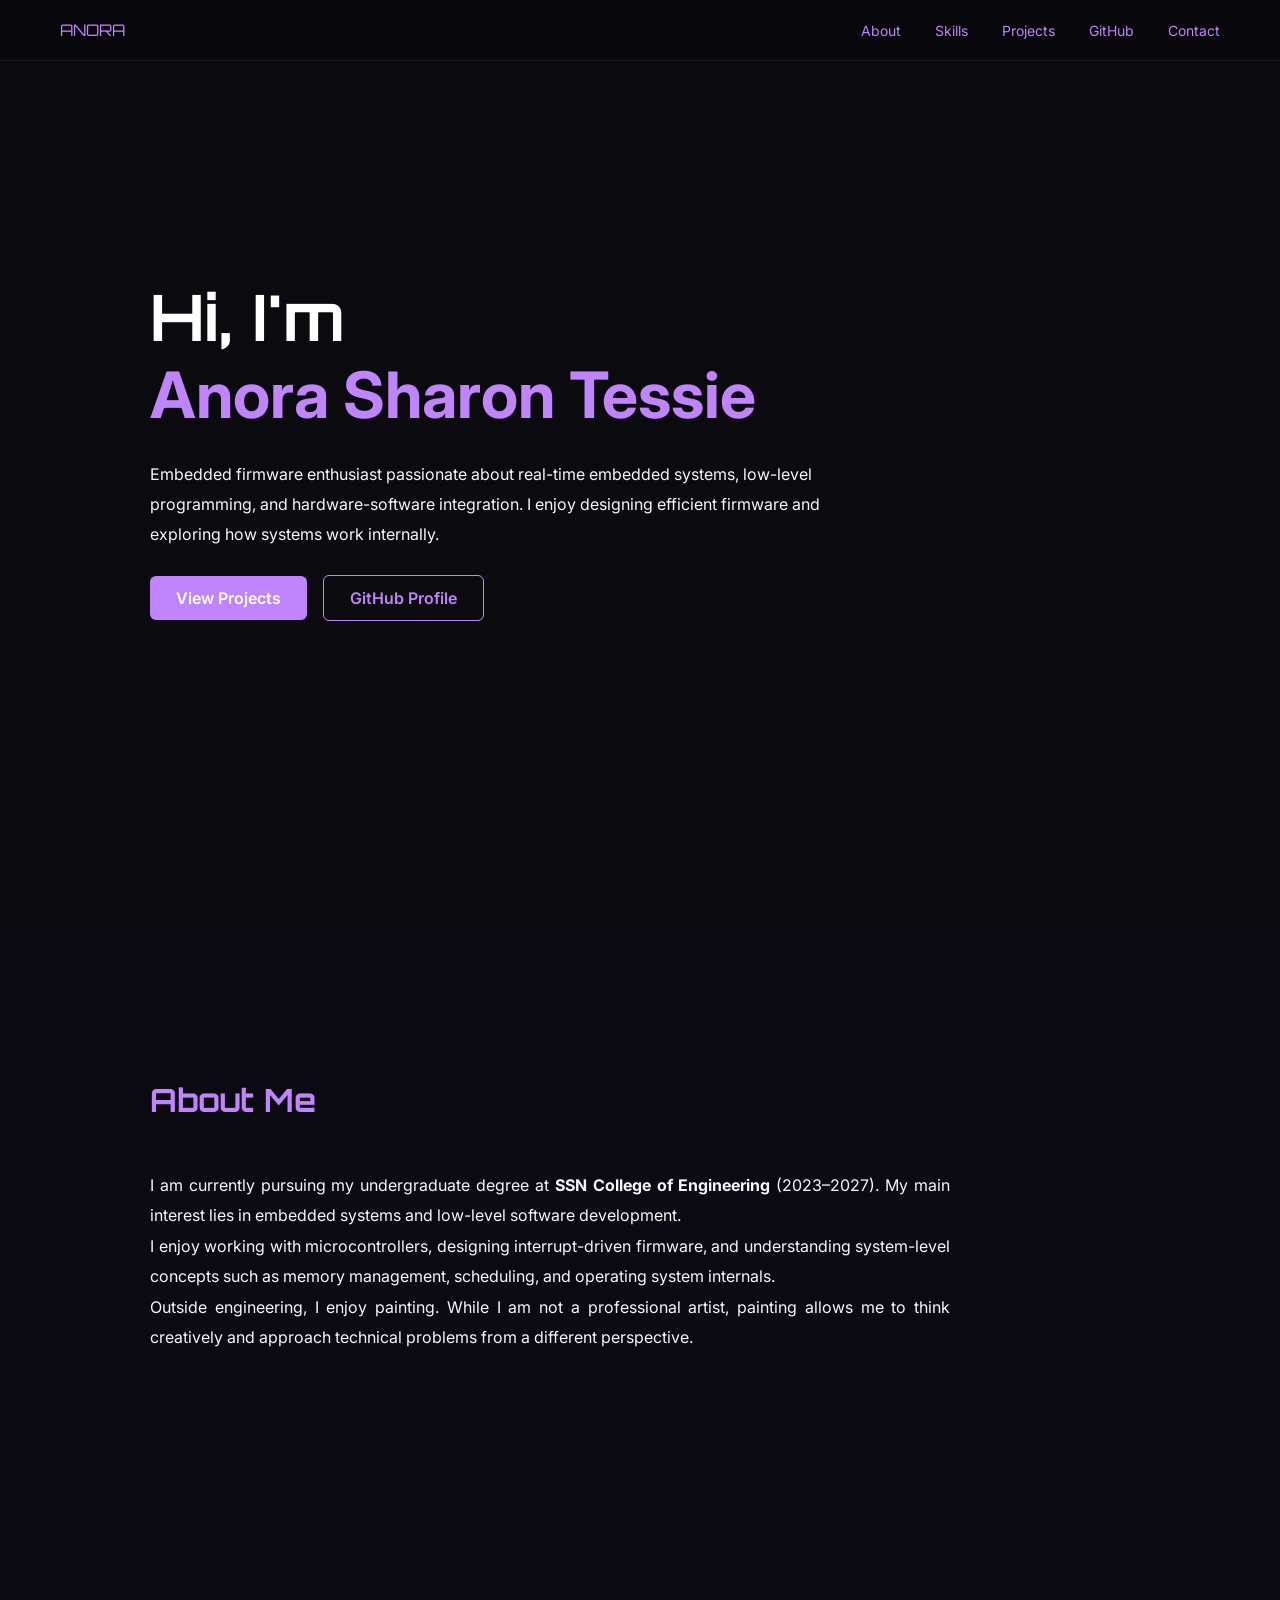
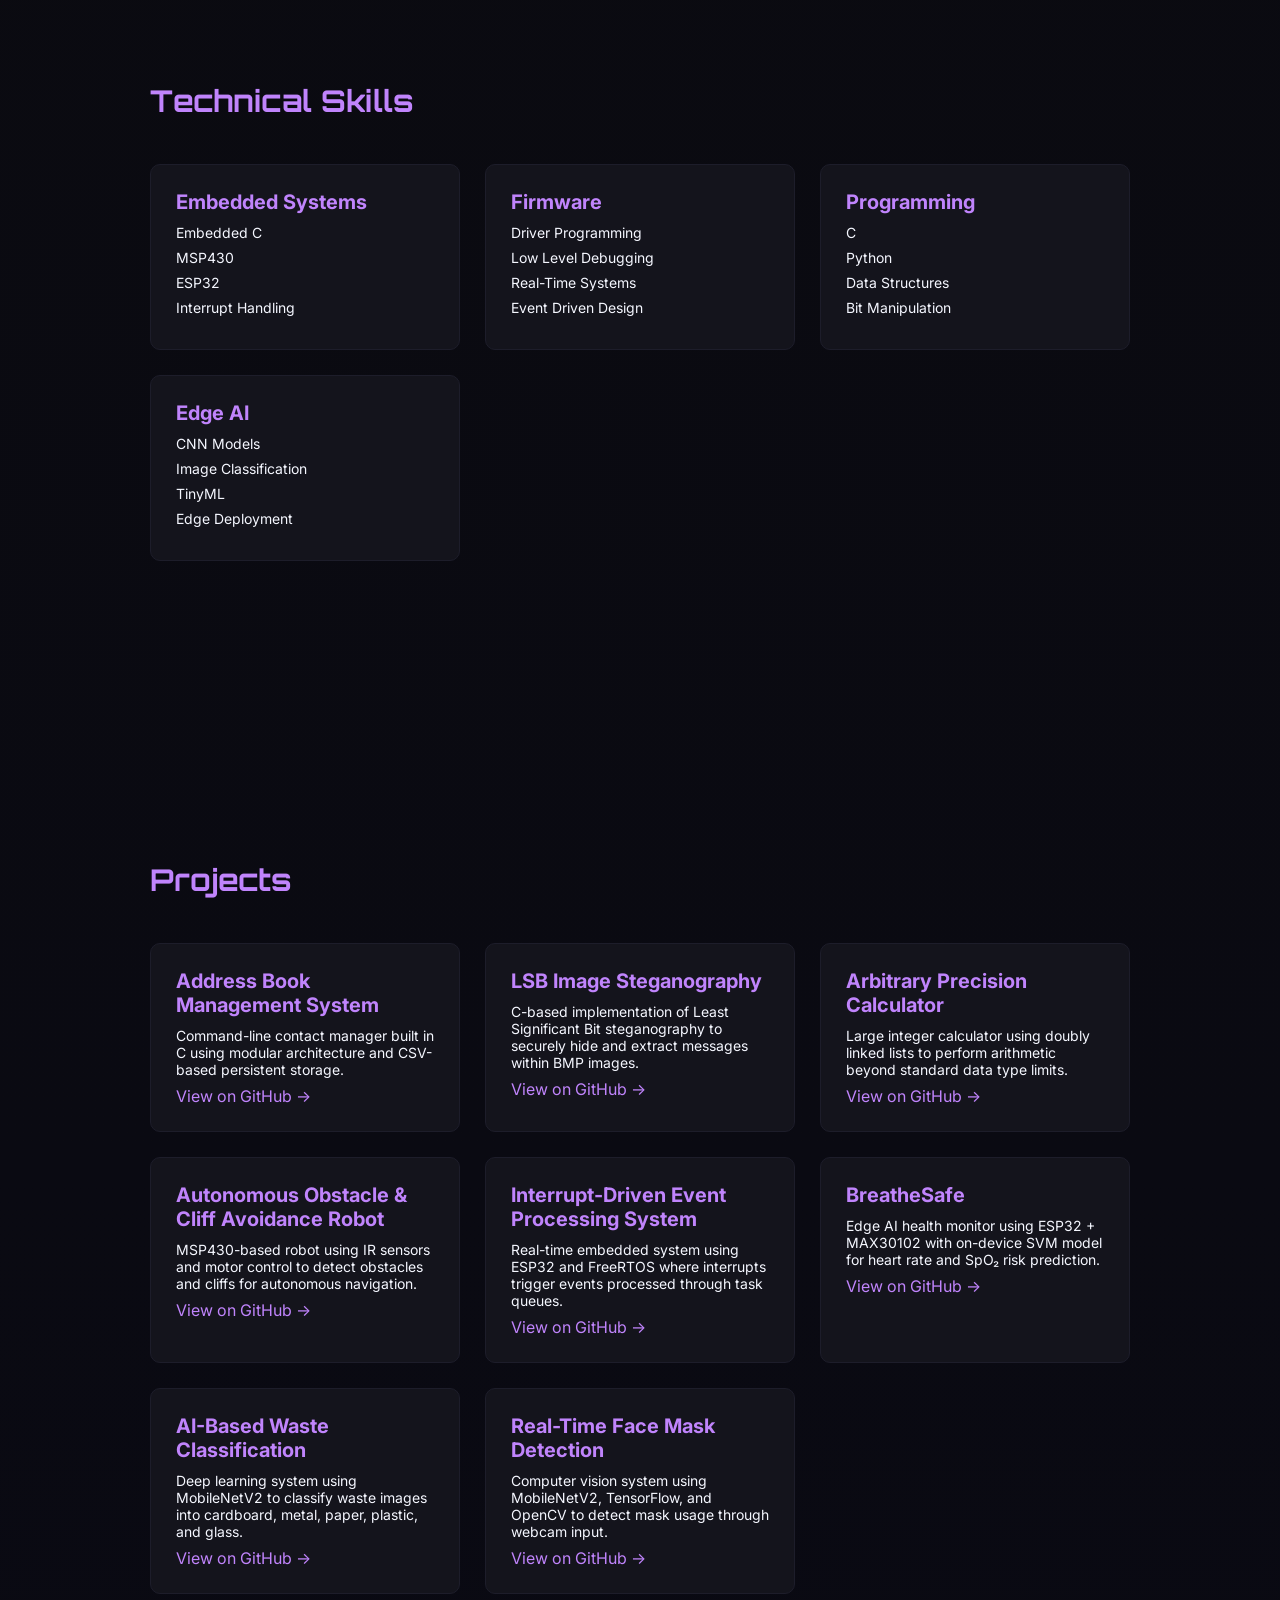
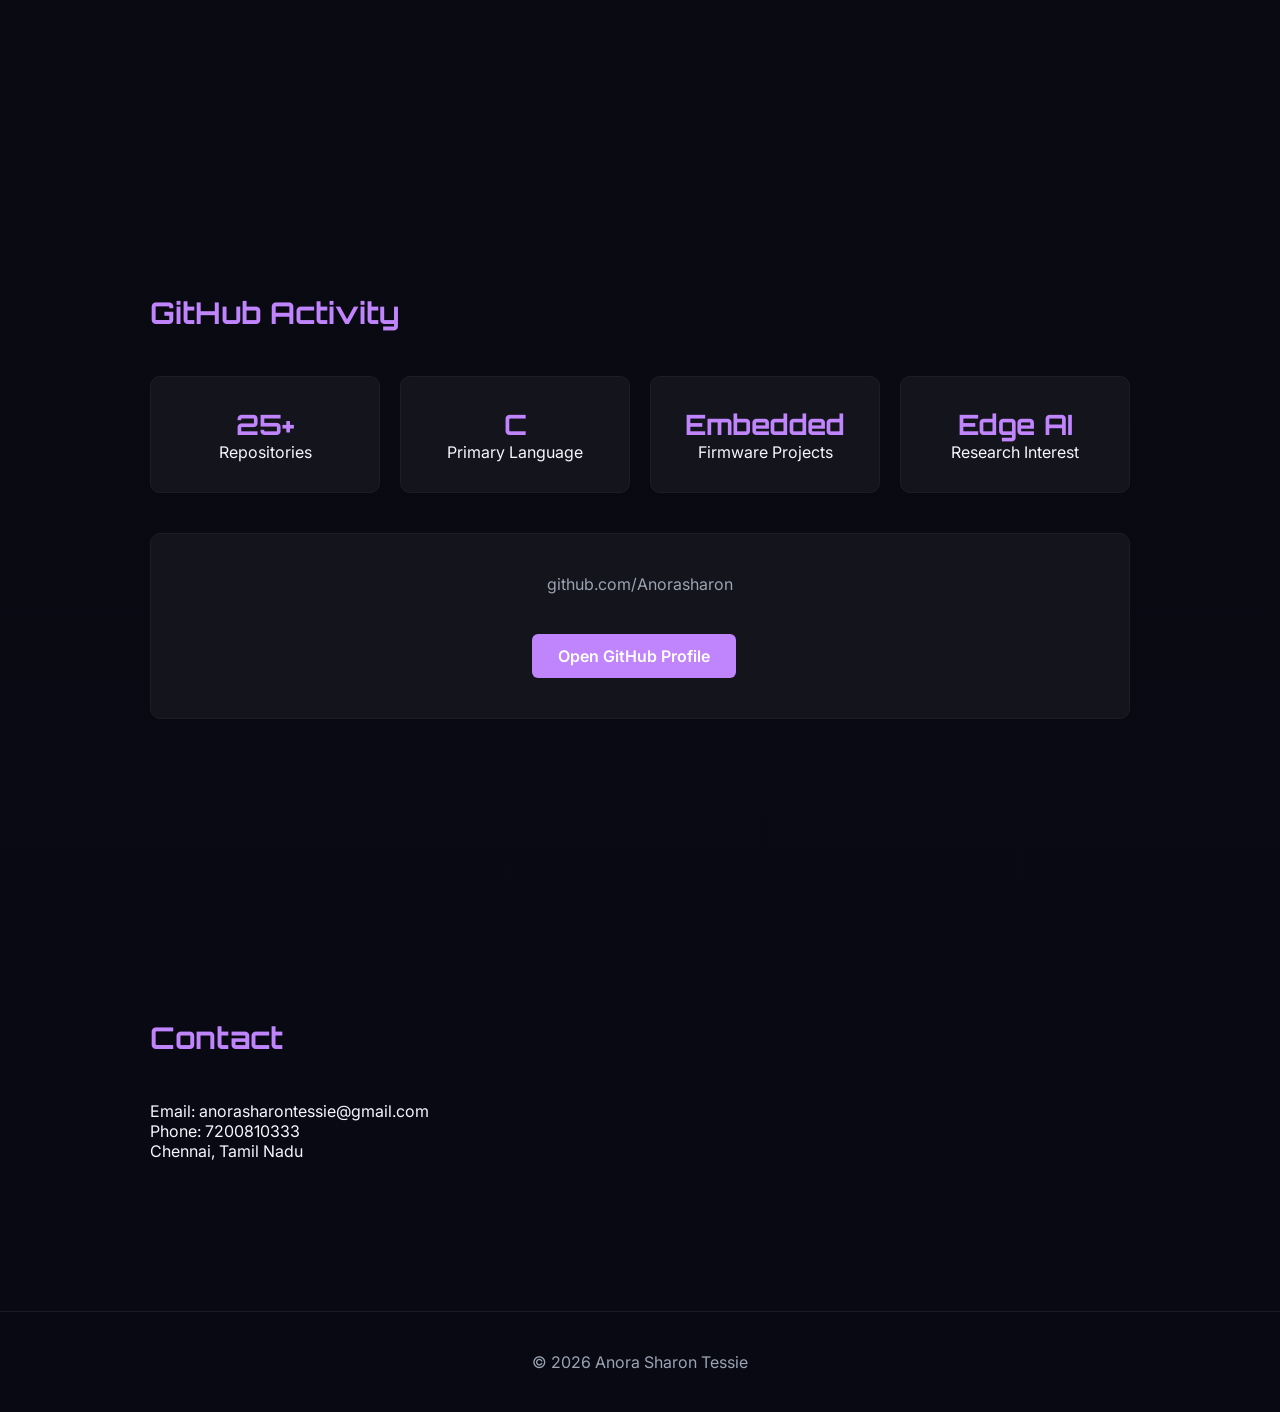
<file: index.html>
<!DOCTYPE html>
<html lang="en">

<head>
<meta charset="UTF-8">
<meta name="viewport" content="width=device-width, initial-scale=1.0">

<title>Anora Sharon Tessie | Embedded Engineer</title>

<link href="https://fonts.googleapis.com/css2?family=Orbitron:wght@500;700&family=Inter:wght@300;400;500;600&display=swap" rel="stylesheet">

<style>

/* ---------- ROOT COLORS ---------- */

:root{
--bg:#0b0b0f;
--card:#14141c;
--accent:#c084fc;
--text:#f5f7ff;
--dim:#9aa3b2;
}

/* ---------- GLOBAL ---------- */

*{
margin:0;
padding:0;
box-sizing:border-box;
font-family:'Inter',sans-serif;
}

body{
background:linear-gradient(
180deg,
#0b0b0f 0%,
#0a0a12 60%,
#090914 100%
);
color:var(--text);
scroll-behavior:smooth;
}

/* ---------- NAV ---------- */

nav{
position:fixed;
top:0;
width:100%;
padding:20px 60px;
display:flex;
justify-content:space-between;
align-items:center;
background:rgba(8,8,12,0.85);
backdrop-filter:blur(8px);
border-bottom:1px solid #1c1c28;
z-index:1000;
}

nav a{
color:var(--accent);
text-decoration:none;
margin-left:30px;
font-size:14px;
}

/* ---------- SECTION ---------- */

section{
padding:150px 60px;
max-width:1100px;
margin:auto;
}

h2{
font-family:'Orbitron';
margin-bottom:45px;
color:var(--accent);
font-size:30px;
}

/* ---------- HERO ---------- */

#hero{
min-height:100vh;
display:flex;
align-items:center;
}

.hero-title{
font-size:64px;
font-family:'Orbitron';
color:white;
line-height:1.2;
}

.hero-title span{
color:var(--accent);
}

.hero-desc{
margin-top:25px;
max-width:720px;
font-size:16px;
line-height:1.9;
color:var(--text);
}

/* ---------- BUTTON ---------- */

.btn{
padding:12px 26px;
border-radius:6px;
text-decoration:none;
font-weight:600;
margin-top:25px;
margin-right:12px;
display:inline-block;
transition:0.3s;
}

.btn-primary{
background:var(--accent);
color:white;
}

.btn-outline{
border:1px solid var(--accent);
color:var(--accent);
}

/* ---------- GRID ---------- */

.grid{
display:grid;
grid-template-columns:repeat(auto-fit,minmax(260px,1fr));
gap:25px;
}

/* ---------- CARD ---------- */

.card{
background:var(--card);
padding:25px;
border-radius:10px;
border:1px solid #1d1d2a;
transition:0.3s;
}

.card:hover{
transform:translateY(-8px);
border-color:var(--accent);
box-shadow:0 0 20px rgba(192,132,252,0.3);
}

.card h3{
color:var(--accent);
margin-bottom:10px;
font-size:20px;
}

.card p{
color:var(--text);
margin-bottom:8px;
font-size:14px;
}

.card a{
color:var(--accent);
text-decoration:none;
}

/* ---------- ABOUT ---------- */
#about{
max-width:1100px;
margin:0 auto;
padding:180px 60px;
}

#about p{
max-width:800px;
text-align:justify;
line-height:1.9;
font-size:16px;
}
#about h2{
font-size:32px;
margin-bottom:50px;
color:#c084fc;
}

/* ---------- GITHUB ---------- */

.stats{
display:grid;
grid-template-columns:repeat(auto-fit,minmax(200px,1fr));
gap:20px;
margin-bottom:40px;
}

.stat-box{
background:var(--card);
padding:30px;
border-radius:10px;
text-align:center;
border:1px solid #1d1d2a;
}

.stat-box h3{
font-family:'Orbitron';
color:var(--accent);
font-size:28px;
}

.profile-card{
background:var(--card);
padding:40px;
border-radius:10px;
border:1px solid #1d1d2a;
text-align:center;
}

.profile-card p{
color:var(--dim);
margin-bottom:15px;
}

/* ---------- FOOTER ---------- */

footer{
text-align:center;
padding:40px;
border-top:1px solid #1c1c28;
color:var(--dim);
}

</style>
</head>

<body>

<nav>

<div style="font-family:Orbitron;color:var(--accent)">ANORA</div>

<div>
<a href="#about">About</a>
<a href="#skills">Skills</a>
<a href="#projects">Projects</a>
<a href="#github">GitHub</a>
<a href="#contact">Contact</a>
</div>

</nav>


<!-- HERO -->

<section id="hero">

<div>

<h1 class="hero-title">
Hi, I'm <br>
<span>Anora Sharon Tessie</span>
</h1>

<p class="hero-desc">
Embedded firmware enthusiast passionate about real-time embedded systems, low-level programming, and hardware-software integration. I enjoy designing efficient firmware and exploring how systems work internally.
</p>

<a href="#projects" class="btn btn-primary">View Projects</a>
<a href="https://github.com/Anorasharon" target="_blank" class="btn btn-outline">GitHub Profile</a>

</div>

</section>


<!-- ABOUT -->

<section id="about">

<h2>About Me</h2>

<p>
I am currently pursuing my undergraduate degree at <b>SSN College of Engineering</b> (2023–2027). My main interest lies in embedded systems and low-level software development.
</p>

<p>
I enjoy working with microcontrollers, designing interrupt-driven firmware, and understanding system-level concepts such as memory management, scheduling, and operating system internals.
</p>

<p>
Outside engineering, I enjoy painting. While I am not a professional artist, painting allows me to think creatively and approach technical problems from a different perspective.
</p>

</section>


<!-- SKILLS -->

<section id="skills">

<h2>Technical Skills</h2>

<div class="grid">

<div class="card">
<h3>Embedded Systems</h3>
<p>Embedded C</p>
<p>MSP430</p>
<p>ESP32</p>
<p>Interrupt Handling</p>
</div>

<div class="card">
<h3>Firmware</h3>
<p>Driver Programming</p>
<p>Low Level Debugging</p>
<p>Real-Time Systems</p>
<p>Event Driven Design</p>
</div>

<div class="card">
<h3>Programming</h3>
<p>C</p>
<p>Python</p>
<p>Data Structures</p>
<p>Bit Manipulation</p>
</div>

<div class="card">
<h3>Edge AI</h3>
<p>CNN Models</p>
<p>Image Classification</p>
<p>TinyML</p>
<p>Edge Deployment</p>
</div>

</div>

</section>


<!-- PROJECTS -->

<section id="projects">

<h2>Projects</h2>

<div class="grid">

<div class="card">
<h3>Address Book Management System</h3>
<p>Command-line contact manager built in C using modular architecture and CSV-based persistent storage.</p>
<a href="https://github.com/Anorasharon/Addressbook-management-system" target="_blank">View on GitHub →</a>
</div>

<div class="card">
<h3>LSB Image Steganography</h3>
<p>C-based implementation of Least Significant Bit steganography to securely hide and extract messages within BMP images.</p>
<a href="https://github.com/Anorasharon/LSB-steganography" target="_blank">View on GitHub →</a>
</div>

<div class="card">
<h3>Arbitrary Precision Calculator</h3>
<p>Large integer calculator using doubly linked lists to perform arithmetic beyond standard data type limits.</p>
<a href="https://github.com/Anorasharon/Arbitrary-Precision-Calculator" target="_blank">View on GitHub →</a>
</div>

<div class="card">
<h3>Autonomous Obstacle & Cliff Avoidance Robot</h3>
<p>MSP430-based robot using IR sensors and motor control to detect obstacles and cliffs for autonomous navigation.</p>
<a href="https://github.com/Anorasharon/msp430-obstacle-cliff-avoidance-robot" target="_blank">View on GitHub →</a>
</div>

<div class="card">
<h3>Interrupt-Driven Event Processing System</h3>
<p>Real-time embedded system using ESP32 and FreeRTOS where interrupts trigger events processed through task queues.</p>
<a href="https://github.com/Anorasharon/interrupt-driven-event-processing-system" target="_blank">View on GitHub →</a>
</div>

<div class="card">
<h3>BreatheSafe</h3>
<p>Edge AI health monitor using ESP32 + MAX30102 with on-device SVM model for heart rate and SpO₂ risk prediction.</p>
<a href="https://github.com/Anorasharon/BreatheSafe-Predictive-Healthcare-with-Edge-AI" target="_blank">View on GitHub →</a>
</div>

<div class="card">
<h3>AI-Based Waste Classification</h3>
<p>Deep learning system using MobileNetV2 to classify waste images into cardboard, metal, paper, plastic, and glass.</p>
<a href="https://github.com/Anorasharon/Cleaning-Up-with-AI" target="_blank">View on GitHub →</a>
</div>

<div class="card">
<h3>Real-Time Face Mask Detection</h3>
<p>Computer vision system using MobileNetV2, TensorFlow, and OpenCV to detect mask usage through webcam input.</p>
<a href="https://github.com/Anorasharon/-Face-Mask-Detection-Using-Deep-Learning" target="_blank">View on GitHub →</a>
</div>
</section>


<!-- GITHUB -->

<section id="github">

<h2>GitHub Activity</h2>

<div class="stats">

<div class="stat-box">
<h3>25+</h3>
<p>Repositories</p>
</div>

<div class="stat-box">
<h3>C</h3>
<p>Primary Language</p>
</div>

<div class="stat-box">
<h3>Embedded</h3>
<p>Firmware Projects</p>
</div>

<div class="stat-box">
<h3>Edge AI</h3>
<p>Research Interest</p>
</div>

</div>

<div class="profile-card">
<p>github.com/Anorasharon</p>
<a href="https://github.com/Anorasharon" target="_blank" class="btn btn-primary">Open GitHub Profile</a>
</div>

</section>


<!-- CONTACT -->

<section id="contact">

<h2>Contact</h2>

<p>Email: anorasharontessie@gmail.com</p>
<p>Phone: 7200810333</p>
<p>Chennai, Tamil Nadu</p>

</section>


<footer>
© 2026 Anora Sharon Tessie
</footer>

</body>
</html>
</file>
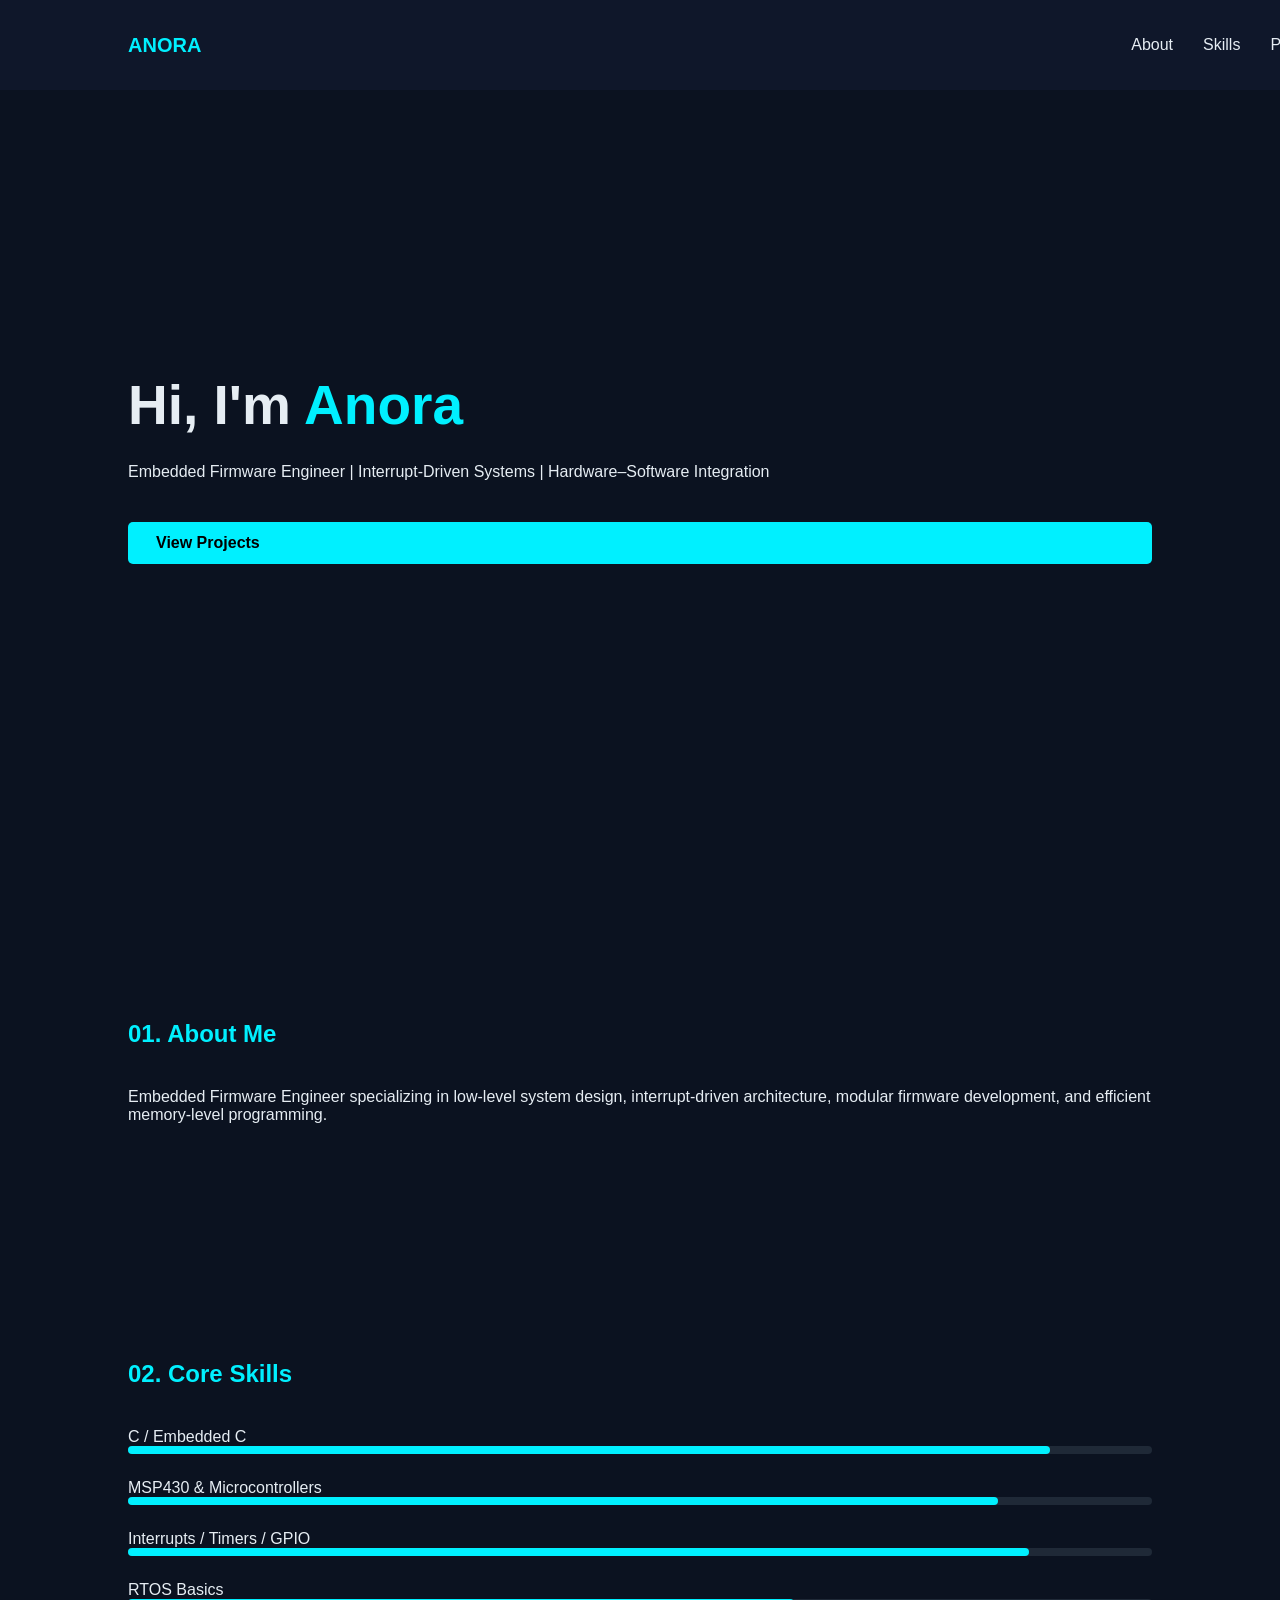
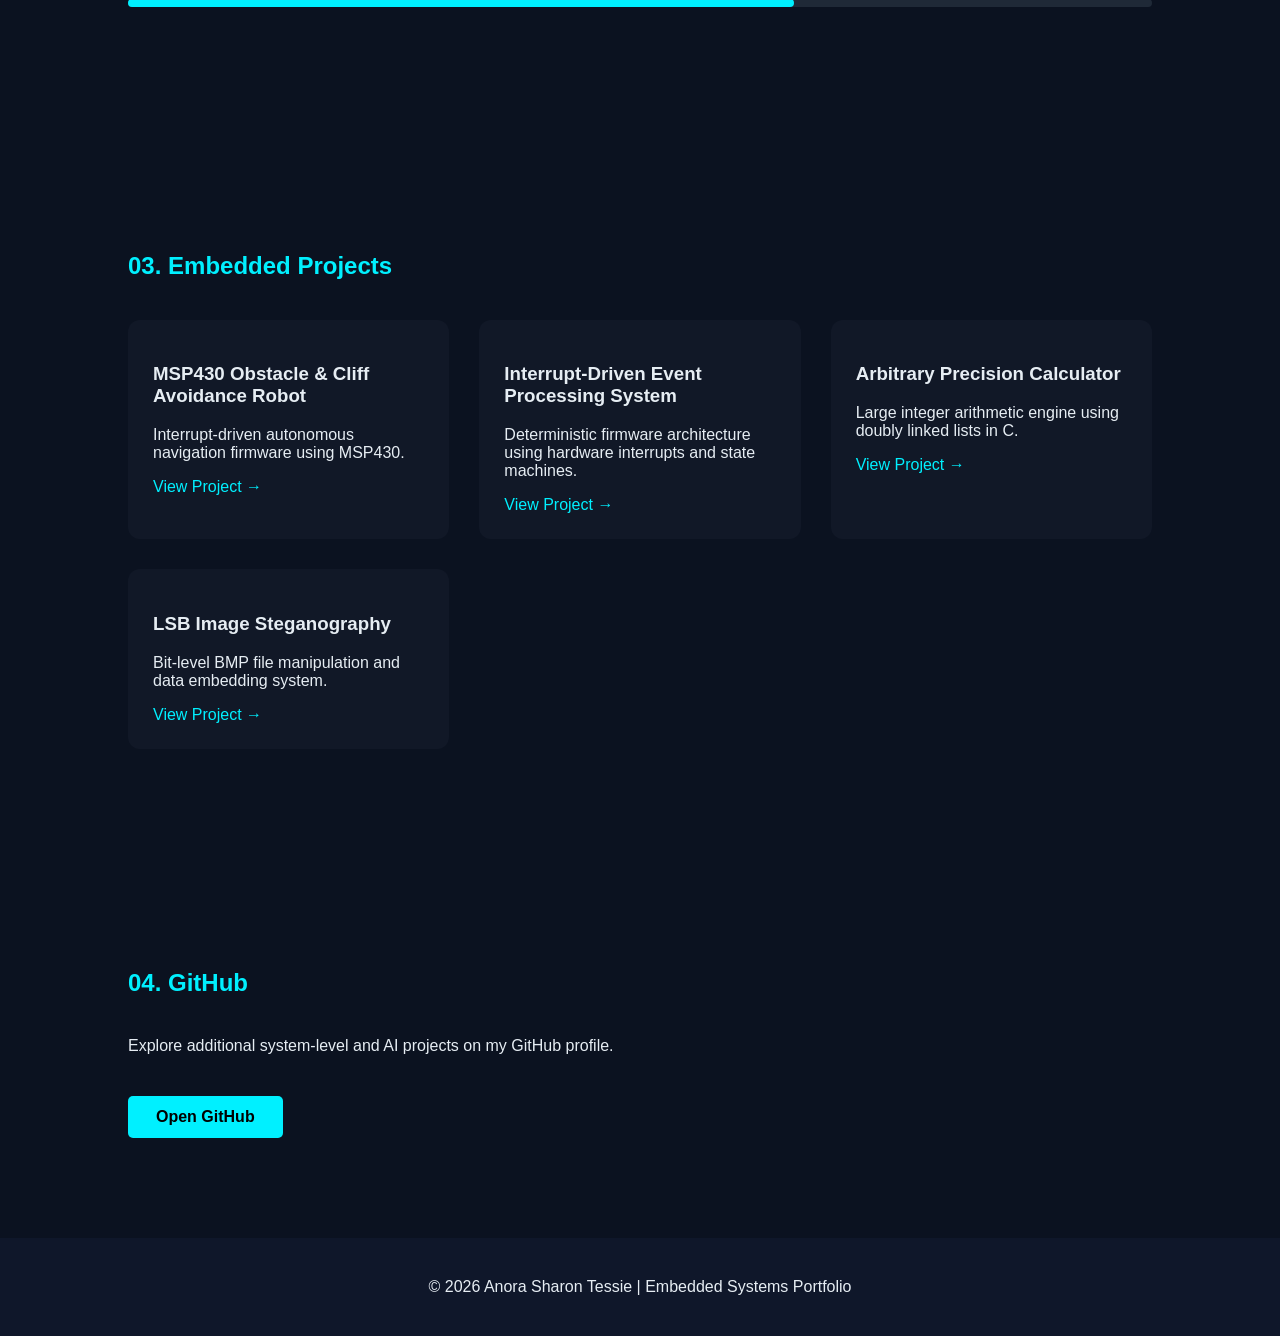
<file: website/index.html>
<!DOCTYPE html>
<html lang="en">
<head>
    <meta charset="UTF-8">
    <title>Anora Sharon Tessie | Embedded Firmware Engineer</title>
    <meta name="viewport" content="width=device-width, initial-scale=1.0">
    <link rel="stylesheet" href="style.css">
</head>
<body>

<nav>
    <div class="logo">ANORA</div>
    <ul>
        <li><a href="#about">About</a></li>
        <li><a href="#skills">Skills</a></li>
        <li><a href="#projects">Projects</a></li>
        <li><a href="#github">GitHub</a></li>
    </ul>
</nav>

<header class="hero">
    <h1>Hi, I'm <span>Anora</span></h1>
    <p>Embedded Firmware Engineer | Interrupt-Driven Systems | Hardware–Software Integration</p>
    <a href="#projects" class="btn">View Projects</a>
</header>

<section id="about">
    <h2>01. About Me</h2>
    <p>
        Embedded Firmware Engineer specializing in low-level system design,
        interrupt-driven architecture, modular firmware development,
        and efficient memory-level programming.
    </p>
</section>

<section id="skills">
    <h2>02. Core Skills</h2>

    <div class="skill">
        <span>C / Embedded C</span>
        <div class="bar"><div class="fill" style="width:90%"></div></div>
    </div>

    <div class="skill">
        <span>MSP430 & Microcontrollers</span>
        <div class="bar"><div class="fill" style="width:85%"></div></div>
    </div>

    <div class="skill">
        <span>Interrupts / Timers / GPIO</span>
        <div class="bar"><div class="fill" style="width:88%"></div></div>
    </div>

    <div class="skill">
        <span>RTOS Basics</span>
        <div class="bar"><div class="fill" style="width:65%"></div></div>
    </div>
</section>

<section id="projects">
    <h2>03. Embedded Projects</h2>

    <div class="project-grid">

        <div class="project-card">
            <h3>MSP430 Obstacle & Cliff Avoidance Robot</h3>
            <p>Interrupt-driven autonomous navigation firmware using MSP430.</p>
            <a href="https://github.com/Anorasharon/msp430-obstacle-cliff-avoidance-robot" target="_blank">View Project →</a>
        </div>

        <div class="project-card">
            <h3>Interrupt-Driven Event Processing System</h3>
            <p>Deterministic firmware architecture using hardware interrupts and state machines.</p>
            <a href="https://github.com/Anorasharon/interrupt-driven-event-processing-system" target="_blank">View Project →</a>
        </div>

        <div class="project-card">
            <h3>Arbitrary Precision Calculator</h3>
            <p>Large integer arithmetic engine using doubly linked lists in C.</p>
            <a href="https://github.com/Anorasharon/Arbitrary-Precision-Calculator" target="_blank">View Project →</a>
        </div>

        <div class="project-card">
            <h3>LSB Image Steganography</h3>
            <p>Bit-level BMP file manipulation and data embedding system.</p>
            <a href="https://github.com/Anorasharon/LSB-steganography" target="_blank">View Project →</a>
        </div>

    </div>
</section>

<section id="github">
    <h2>04. GitHub</h2>
    <p>Explore additional system-level and AI projects on my GitHub profile.</p>
    <a href="https://github.com/Anorasharon" target="_blank" class="btn">Open GitHub</a>
</section>

<footer>
    © 2026 Anora Sharon Tessie | Embedded Systems Portfolio
</footer>

</body>
</html>
</file>
<file: website/style.css>
body {
    margin: 0;
    font-family: 'Segoe UI', sans-serif;
    background: #0b1220;
    color: #e6edf3;
    scroll-behavior: smooth;
}

/* NAVBAR */

nav {
    display: flex;
    justify-content: space-between;
    align-items: center;
    padding: 20px 10%;
    background: #0f172a;
    position: fixed;
    width: 100%;
    top: 0;
    z-index: 1000;
}

.logo {
    font-weight: bold;
    font-size: 20px;
    color: #00f0ff;
}

nav ul {
    list-style: none;
    display: flex;
    gap: 30px;
}

nav a {
    text-decoration: none;
    color: #e6edf3;
    transition: 0.3s;
}

nav a:hover {
    color: #00f0ff;
}

/* HERO */

.hero {
    height: 100vh;
    display: flex;
    flex-direction: column;
    justify-content: center;
    padding: 0 10%;
}

.hero h1 {
    font-size: 55px;
    margin-bottom: 10px;
}

.hero span {
    color: #00f0ff;
}

.btn {
    margin-top: 25px;
    display: inline-block;
    padding: 12px 28px;
    background: #00f0ff;
    color: #000;
    text-decoration: none;
    border-radius: 5px;
    font-weight: bold;
}

/* SECTIONS */

section {
    padding: 100px 10%;
}

h2 {
    color: #00f0ff;
    margin-bottom: 40px;
}

/* SKILLS */

.skill {
    margin-bottom: 25px;
}

.bar {
    background: #1f2937;
    height: 8px;
    border-radius: 4px;
}

.fill {
    background: #00f0ff;
    height: 8px;
    border-radius: 4px;
}

/* PROJECT GRID */

.project-grid {
    display: grid;
    grid-template-columns: repeat(auto-fit, minmax(280px, 1fr));
    gap: 30px;
}

.project-card {
    background: #111827;
    padding: 25px;
    border-radius: 12px;
    transition: 0.3s;
}

.project-card:hover {
    transform: translateY(-6px);
}

.project-card a {
    color: #00f0ff;
    text-decoration: none;
}

/* FOOTER */

footer {
    text-align: center;
    padding: 40px;
    background: #0f172a;
}
</file>
